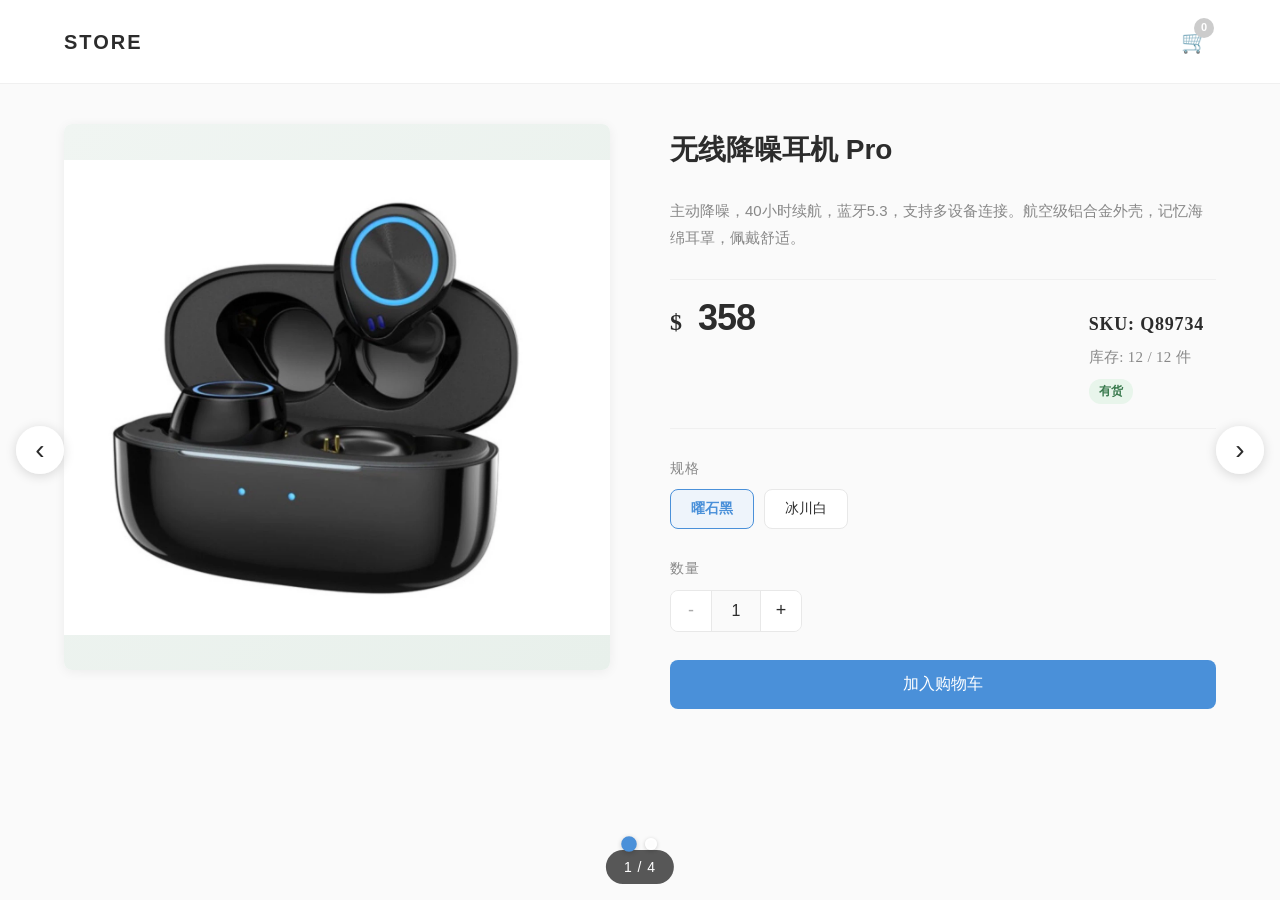
<file: task_D/index.html>
<!DOCTYPE html>
<html lang="zh-CN">
<head>
    <meta charset="UTF-8">
    <meta name="viewport" content="width=device-width, initial-scale=1.0">
    <title>商品详情</title>
    <link rel="stylesheet" href="css/style.css">
</head>
<body>
    <!-- 顶部导航栏 -->
    <header class="header">
        <div class="header-inner">
            <div class="logo">STORE</div>
            <div class="cart">
                <span class="cart-icon">🛒</span>
                <span class="cart-count" id="cart-count">0</span>
            </div>
        </div>
    </header>

    <!-- 主内容区 -->
    <main class="main">
        <!-- 加载状态 -->
        <div id="loading-state" class="state-panel">
            <div class="spinner"></div>
            <p>正在加载商品信息...</p>
        </div>

        <!-- API 错误状态 -->
        <div id="error-state" class="state-panel hidden">
            <p class="error-text" id="error-text">加载失败，请稍后重试</p>
            <button class="btn btn-secondary" id="retry-btn">重新加载</button>
        </div>

        <!-- 商品详情内容 -->
        <div id="product-content" class="product-container hidden">
            <!-- 左侧：图片区 + 左右切换 -->
            <div class="product-gallery">
                <button class="gallery-nav gallery-prev" id="prev-btn">‹</button>
                <div class="main-image-wrapper">
                    <img id="product-image" src="" alt="商品图片">
                </div>
                <button class="gallery-nav gallery-next" id="next-btn">›</button>
                <div class="product-indicator" id="product-indicator">1 / 4</div>
            </div>

            <!-- 右侧：信息区 -->
            <div class="product-info">
                <h1 id="product-name" class="product-name"></h1>
                <p id="product-description" class="product-description"></p>

                <!-- 价格与库存 -->
                <div class="price-stock-row">
                    <span class="currency">$</span>
                    <span id="product-price" class="price"></span>
                    <span id="stock-status" class="stock-status"></span>
                </div>

                <!-- 变体选择区 -->
                <div class="variant-section" id="variant-section"></div>

                <!-- 数量控制 -->
                <div class="quantity-section">
                    <label class="variant-label">数量</label>
                    <div class="quantity-control">
                        <button class="qty-btn" id="qty-minus" disabled>-</button>
                        <span class="qty-value" id="qty-value">1</span>
                        <button class="qty-btn" id="qty-plus">+</button>
                    </div>
                </div>

                <!-- 操作按钮 -->
                <div class="action-section">
                    <button class="btn btn-primary" id="add-to-cart-btn">加入购物车</button>
                    <p id="add-feedback" class="feedback hidden"></p>
                </div>
            </div>
        </div>
    </main>

    <script src="js/api.js"></script>
    <script src="js/state.js"></script>
    <script src="js/app.js"></script>
</body>
</html>
</file>
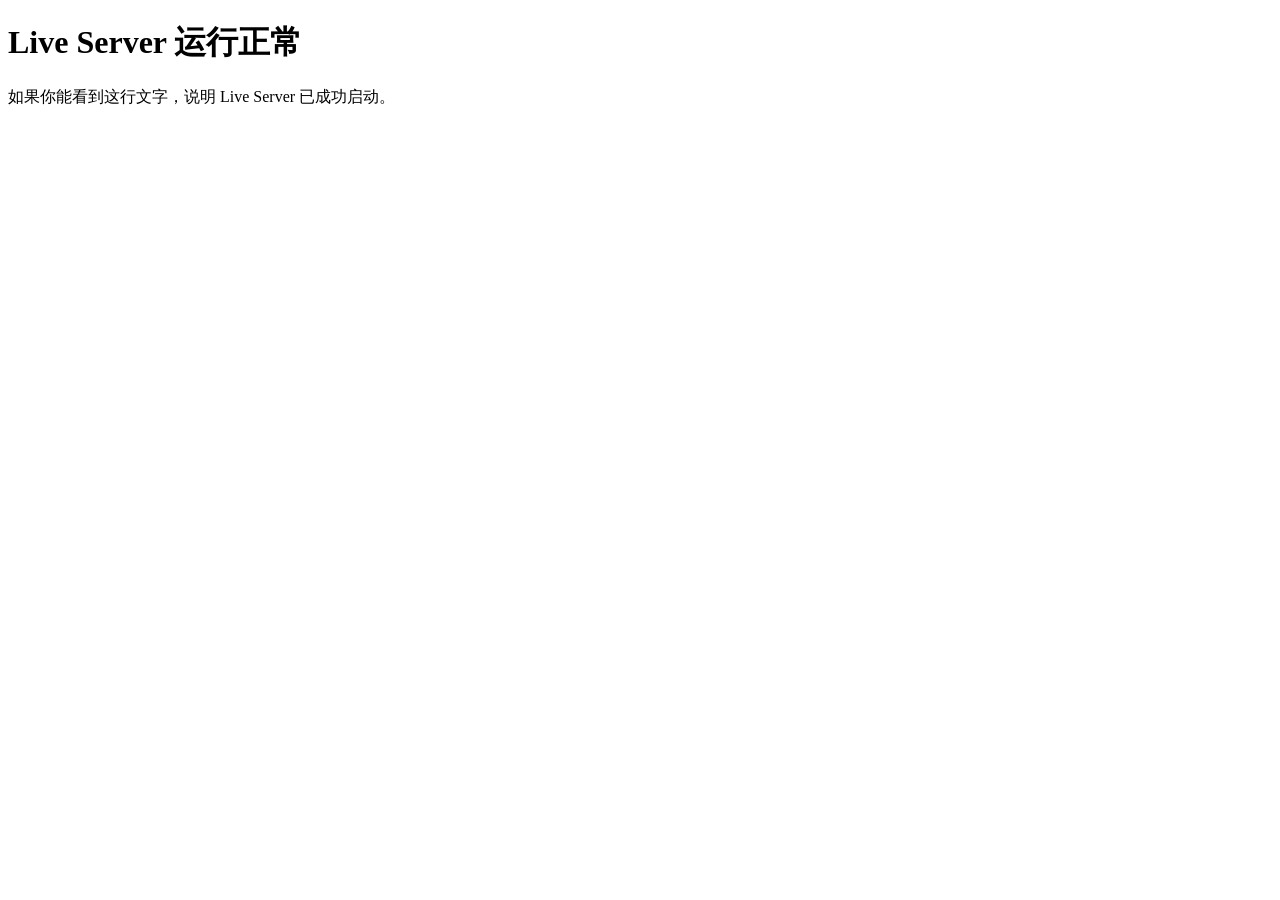
<file: test.html>
<!DOCTYPE html>
<html lang="zh-CN">
<head>
    <meta charset="UTF-8">
    <title>Live Server 测试</title>
</head>
<body>
    <h1>Live Server 运行正常</h1>
    <p>如果你能看到这行文字，说明 Live Server 已成功启动。</p>
</body>
</html>
</file>
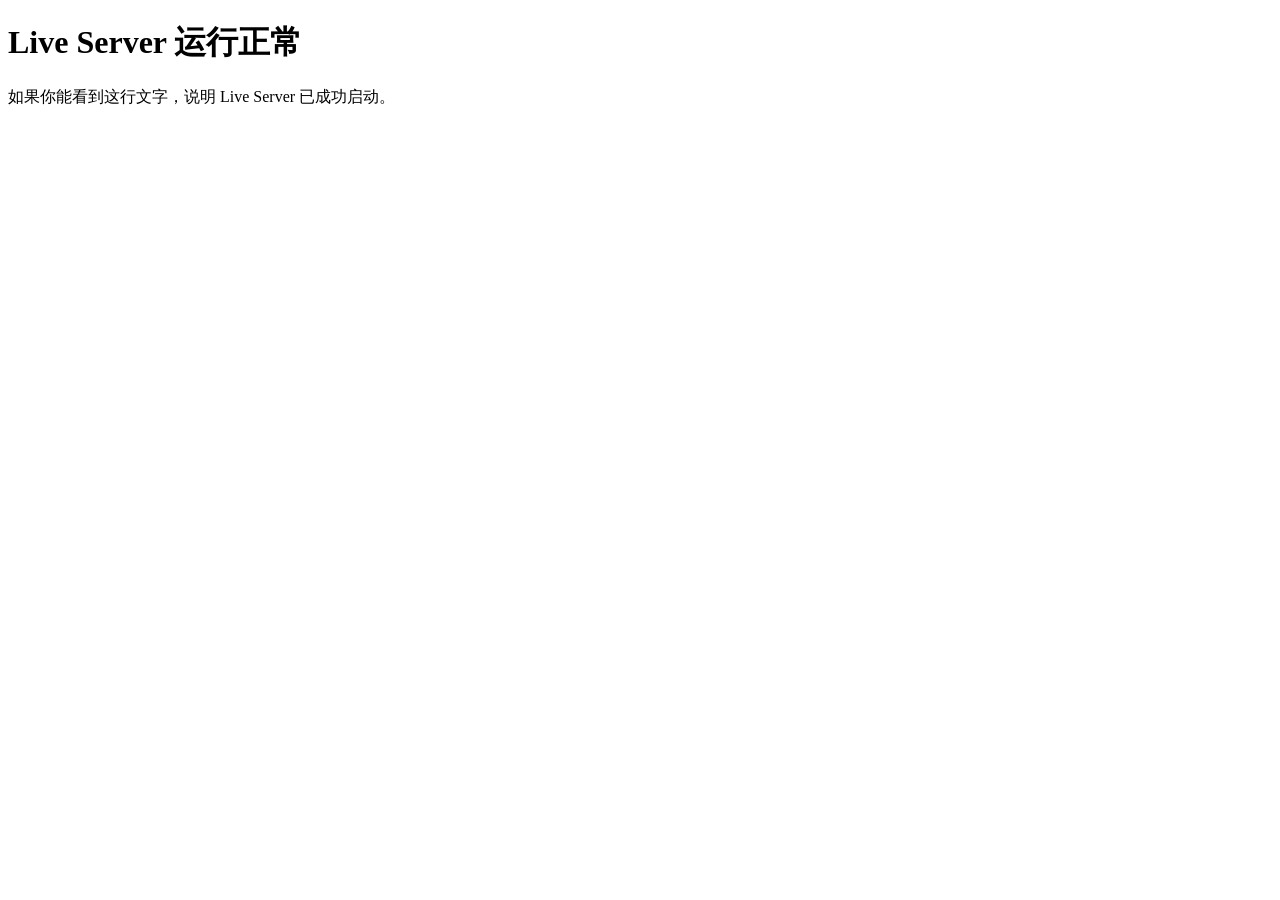
<file: task_D/test.html>
<!DOCTYPE html>
<html lang="zh-CN">
<head>
    <meta charset="UTF-8">
    <title>Live Server 测试</title>
</head>
<body>
    <h1>Live Server 运行正常</h1>
    <p>如果你能看到这行文字，说明 Live Server 已成功启动。</p>
</body>
</html>
</file>
<file: task_D/css/style.css>
/* ========== 基础重置与变量 ========== */
:root {
    --bg-primary: #fafafa;
    --bg-secondary: #ffffff;
    --bg-hover: #f5f5f5;
    --text-primary: #2c2c2c;
    --text-secondary: #888888;
    --text-muted: #aaaaaa;
    --border: #e8e8e8;
    --border-light: #f0f0f0;
    --accent: #4a90d9;
    --accent-hover: #3a7bc8;
    --success: #5cb85c;
    --error: #d9534f;
    --warning: #f0ad4e;
    --radius: 8px;
    --shadow: 0 2px 12px rgba(0, 0, 0, 0.06);
    --shadow-hover: 0 4px 20px rgba(0, 0, 0, 0.08);
    --transition: all 0.25s ease;
}

* {
    margin: 0;
    padding: 0;
    box-sizing: border-box;
}

body {
    font-family: -apple-system, BlinkMacSystemFont, "Segoe UI", Roboto, 
                 "Helvetica Neue", Arial, sans-serif;
    background-color: var(--bg-primary);
    color: var(--text-primary);
    line-height: 1.6;
    -webkit-font-smoothing: antialiased;
}

/* ========== 工具类 ========== */
.hidden {
    display: none !important;
}

/* ========== 顶部导航 ========== */
.header {
    background: var(--bg-secondary);
    border-bottom: 1px solid var(--border-light);
    position: sticky;
    top: 0;
    z-index: 100;
}

.header-inner {
    max-width: 1200px;
    margin: 0 auto;
    padding: 16px 24px;
    display: flex;
    justify-content: space-between;
    align-items: center;
}

.logo {
    font-size: 20px;
    font-weight: 600;
    letter-spacing: 2px;
    color: var(--text-primary);
}

.cart {
    position: relative;
    cursor: pointer;
    padding: 8px;
}

.cart-icon {
    font-size: 22px;
}

.cart-count {
    position: absolute;
    top: 2px;
    right: 2px;
    background: var(--accent);
    color: white;
    font-size: 11px;
    font-weight: 600;
    width: 18px;
    height: 18px;
    border-radius: 50%;
    display: flex;
    align-items: center;
    justify-content: center;
    opacity: 0;
    transform: scale(0.8);
    transition: var(--transition);
}

.cart-count.visible {
    opacity: 1;
    transform: scale(1);
}

.product-nav {
    display: flex;
    gap: 8px;
}

.nav-btn {
    padding: 6px 14px;
    border: 1px solid var(--border);
    border-radius: 20px;
    background: transparent;
    color: var(--text-secondary);
    font-size: 13px;
    cursor: pointer;
    transition: var(--transition);
}

.nav-btn:hover {
    border-color: var(--accent);
    color: var(--accent);
}

.nav-btn.active {
    background: var(--accent);
    color: white;
    border-color: var(--accent);
}

/* ========== 主内容区 ========== */
.main {
    max-width: 1200px;
    margin: 0 auto;
    padding: 40px 24px;
}

/* ========== 状态面板（Loading / Error） ========== */
.state-panel {
    display: flex;
    flex-direction: column;
    align-items: center;
    justify-content: center;
    min-height: 400px;
    gap: 16px;
    color: var(--text-secondary);
}

.spinner {
    width: 40px;
    height: 40px;
    border: 3px solid var(--border);
    border-top-color: var(--accent);
    border-radius: 50%;
    animation: spin 0.8s linear infinite;
}

@keyframes spin {
    to { transform: rotate(360deg); }
}

.error-text {
    color: var(--error);
    font-size: 16px;
}

/* ========== 商品容器 ========== */
.product-container {
    display: grid;
    grid-template-columns: 1fr 1fr;
    gap: 60px;
    align-items: start;
}

/* ========== 图片区 ========== */
.product-gallery {
    background: var(--bg-secondary);
    border-radius: var(--radius);
    overflow: hidden;
    box-shadow: var(--shadow);
}

.main-image-wrapper {
    aspect-ratio: 1 / 1;
    display: flex;
    align-items: center;
    justify-content: center;
    background: var(--bg-primary);
}

.main-image-wrapper img {
    max-width: 100%;
    max-height: 100%;
    object-fit: contain;
    transition: var(--transition);
}

/* ===== 新增：SKU 图片切换指示器（圆点）===== */
.sku-indicator {
    display: flex;
    justify-content: center;
    gap: 10px;
    margin-top: 16px;
    position: absolute;
    bottom: 50px;
    left: 50%;
    transform: translateX(-50%);
    z-index: 5;
}

.sku-dot {
    width: 12px;
    height: 12px;
    border-radius: 50%;
    background: rgba(255, 255, 255, 0.6);
    border: 2px solid rgba(255, 255, 255, 0.8);
    cursor: pointer;
    transition: all 0.3s ease;
    box-shadow: 0 1px 4px rgba(0,0,0,0.2);
}

.sku-dot:hover {
    background: white;
    transform: scale(1.2);
}

.sku-dot.active {
    background: var(--accent);
    border-color: var(--accent);
    transform: scale(1.3);
}

/* ===== 修改：SKU 信息字体（新罗马 + 大字号）===== */
.sku-info {
    display: block;
    font-size: 16px;                    /* 从 12px 增大 */
    color: var(--text-primary);
    margin-bottom: 6px;
    font-family: 'Times New Roman', Times, serif;  /* 新罗马字体 */
    font-weight: 600;
    letter-spacing: 0.5px;
}

.stock-info {
    display: block;
    font-size: 14px;
    color: var(--text-secondary);
    margin-bottom: 8px;
    font-family: 'Times New Roman', Times, serif;
}

/* ===== 强化：左右切换按钮视觉标识 ===== */
.gallery-nav {
    position: absolute;
    top: 50%;
    transform: translateY(-50%);
    width: 48px;
    height: 48px;
    border: none;
    border-radius: 50%;
    background: rgba(255, 255, 255, 0.95);
    color: var(--text-primary);
    font-size: 28px;
    font-weight: 300;
    cursor: pointer;
    z-index: 10;
    box-shadow: 0 2px 12px rgba(0,0,0,0.15);
    transition: all 0.3s ease;
    display: flex;
    align-items: center;
    justify-content: center;
    line-height: 1;
}

.gallery-nav:hover {
    background: white;
    box-shadow: 0 4px 20px rgba(0,0,0,0.2);
    transform: translateY(-50%) scale(1.1);
}

.gallery-nav:active {
    transform: translateY(-50%) scale(0.95);
}

.gallery-prev { left: 16px; }
.gallery-next { right: 16px; }

/* 商品指示器强化 */
.product-indicator {
    position: absolute;
    bottom: 16px;
    left: 50%;
    transform: translateX(-50%);
    background: rgba(0,0,0,0.65);
    color: white;
    padding: 6px 18px;
    border-radius: 20px;
    font-size: 14px;
    font-weight: 500;
    letter-spacing: 1px;
    z-index: 5;
}

/* ===== 修复：购物车角标强制显示 ===== */
.cart-count {
    position: absolute;
    top: 2px;
    right: 2px;
    background: var(--accent);
    color: white;
    font-size: 11px;
    font-weight: 600;
    width: 20px;
    height: 20px;
    border-radius: 50%;
    display: none;           /* 默认隐藏 */
    align-items: center;
    justify-content: center;
    opacity: 0;
    transition: all 0.3s ease;
}

.cart-count.visible {
    display: flex !important;  /* 强制显示 */
    opacity: 1;
    animation: bounceIn 0.4s ease;
}

@keyframes bounceIn {
    0% { transform: scale(0); }
    50% { transform: scale(1.3); }
    100% { transform: scale(1); }
}

/* ===== 图片区背景（无图片时占位）===== */
.main-image-wrapper {
    aspect-ratio: 1 / 1;
    display: flex;
    align-items: center;
    justify-content: center;
    background: linear-gradient(135deg, #f0f5f2 0%, #e8f0eb 100%);
    position: relative;
    overflow: hidden;
}

.main-image-wrapper img {
    max-width: 100%;
    max-height: 100%;
    object-fit: contain;
    transition: opacity 0.3s ease;
}

.main-image-wrapper img[src=""] {
    display: none;
}

/* 无图片时的占位文字 */
.main-image-wrapper:empty::before,
.main-image-wrapper img[src=""] ~ .placeholder-text {
    content: "暂无图片";
    color: var(--text-muted);
    font-size: 16px;
    font-family: 'Times New Roman', serif;
}

/* ========== 信息区 ========== */
.product-info {
    display: flex;
    flex-direction: column;
    gap: 28px;
    padding-top: 8px;
}

.product-name {
    font-size: 28px;
    font-weight: 600;
    line-height: 1.3;
    color: var(--text-primary);
}

.product-description {
    font-size: 15px;
    color: var(--text-secondary);
    line-height: 1.8;
}

/* ========== 价格与库存 ========== */
.price-stock-row {
    display: flex;
    align-items: baseline;
    gap: 12px;
    padding: 20px 0;
    border-top: 1px solid var(--border-light);
    border-bottom: 1px solid var(--border-light);
}

.currency {
    font-size: 24px;                    
    color: var(--text-primary);
    font-weight: 600;
    margin-right: 4px;
    vertical-align: top;                
    line-height: 1;
    font-family: 'Times New Roman', Times, serif;  
}

.price {
    font-size: 36px;                   
    font-weight: 700;
    color: var(--text-primary);
    letter-spacing: -1px;
    line-height: 1;
}

.stock-status {
    font-size: 13px;
    padding: 4px 12px;
    border-radius: 20px;
    margin-left: auto;
    font-weight: 500;
}

.stock-status.in-stock {
    background: #e8f5e9;
    color: #2e7d32;
}

.stock-status.out-of-stock {
    background: #ffebee;
    color: #c62828;
}

.sku-info {
    display: block;
    font-size: 18px;                    /* 从16px增大到18px */
    color: var(--text-primary);
    margin-bottom: 8px;
    font-family: 'Times New Roman', Times, serif;
    font-weight: 700;                   /* 加粗 */
    letter-spacing: 0.8px;
    line-height: 1.4;
}

.stock-info {
    display: block;
    font-size: 15px;                    /* 从14px增大到15px */
    color: var(--text-secondary);
    margin-bottom: 10px;
    font-family: 'Times New Roman', Times, serif;
    font-weight: 500;
    letter-spacing: 0.3px;
}

.stock-badge {
    display: inline-block;
    padding: 3px 10px;
    border-radius: 12px;
    font-size: 12px;
    font-weight: 600;
}

.stock-badge.in-stock {
    background: #e8f5eb;
    color: #3a7a4e;
}

.stock-badge.out-of-stock {
    background: #ffebee;
    color: #c62828;
}

/* ========== 变体选择 ========== */
.variant-section {
    display: flex;
    flex-direction: column;
    gap: 24px;
}

.variant-group {
    display: flex;
    flex-direction: column;
    gap: 10px;
}

.variant-label {
    font-size: 14px;
    font-weight: 500;
    color: var(--text-secondary);
    text-transform: uppercase;
    letter-spacing: 0.5px;
}

.variant-options {
    display: flex;
    flex-wrap: wrap;
    gap: 10px;
}

.variant-btn {
    padding: 10px 20px;
    border: 1.5px solid var(--border);
    border-radius: var(--radius);
    background: var(--bg-secondary);
    color: var(--text-primary);
    font-size: 14px;
    cursor: pointer;
    transition: var(--transition);
    min-width: 60px;
    text-align: center;
}

.variant-btn:hover {
    border-color: var(--accent);
    background: var(--bg-hover);
}

.variant-btn.selected {
    border-color: var(--accent);
    background: #eef4fb;
    color: var(--accent);
    font-weight: 600;
}

.variant-btn.disabled {
    opacity: 0.4;
    cursor: not-allowed;
    text-decoration: line-through;
}

/* ========== 数量控制 ========== */
.quantity-section {
    display: flex;
    flex-direction: column;
    gap: 10px;
}

.quantity-control {
    display: inline-flex;
    align-items: center;
    border: 1.5px solid var(--border);
    border-radius: var(--radius);
    overflow: hidden;
    width: fit-content;
}

.qty-btn {
    width: 40px;
    height: 40px;
    border: none;
    background: var(--bg-secondary);
    color: var(--text-primary);
    font-size: 18px;
    cursor: pointer;
    transition: var(--transition);
    display: flex;
    align-items: center;
    justify-content: center;
}

.qty-btn:hover:not(:disabled) {
    background: var(--bg-hover);
}

.qty-btn:disabled {
    color: var(--text-muted);
    cursor: not-allowed;
}

.qty-value {
    width: 50px;
    text-align: center;
    font-size: 16px;
    font-weight: 500;
    border-left: 1.5px solid var(--border);
    border-right: 1.5px solid var(--border);
    height: 40px;
    line-height: 40px;
}

/* ========== 操作按钮 ========== */
.action-section {
    display: flex;
    flex-direction: column;
    gap: 12px;
}

.btn {
    padding: 14px 32px;
    border: none;
    border-radius: var(--radius);
    font-size: 16px;
    font-weight: 500;
    cursor: pointer;
    transition: var(--transition);
    text-align: center;
}

.btn-primary {
    background: var(--accent);
    color: white;
    width: 100%;
}

.btn-primary:hover:not(:disabled) {
    background: var(--accent-hover);
    box-shadow: var(--shadow-hover);
    transform: translateY(-1px);
}

.btn-primary:disabled {
    background: var(--text-muted);
    cursor: not-allowed;
    transform: none;
    box-shadow: none;
}

.btn-secondary {
    background: var(--bg-secondary);
    color: var(--text-primary);
    border: 1.5px solid var(--border);
}

.btn-secondary:hover {
    background: var(--bg-hover);
    border-color: var(--text-secondary);
}

/* 反馈信息 */
.feedback {
    font-size: 14px;
    padding: 10px 16px;
    border-radius: var(--radius);
    text-align: center;
    transition: var(--transition);
}

.feedback.success {
    background: #e8f5e9;
    color: #2e7d32;
}

.feedback.error {
    background: #ffebee;
    color: #c62828;
}

/* ========== 响应式适配 ========== */
@media (max-width: 768px) {
    .product-container {
        grid-template-columns: 1fr;
        gap: 32px;
    }

    .product-name {
        font-size: 22px;
    }

    .price {
        font-size: 26px;
    }

    .main {
        padding: 24px 16px;
    }
}


/* ===== 修改：库存状态容器 ===== */
.stock-status {
    display: flex;
    flex-direction: column;
    align-items: flex-start;
    margin-left: auto;
    text-align: right;
}


@keyframes bounceIn {
    0% { transform: scale(0); }
    50% { transform: scale(1.2); }
    100% { transform: scale(1); }
}
</file>
